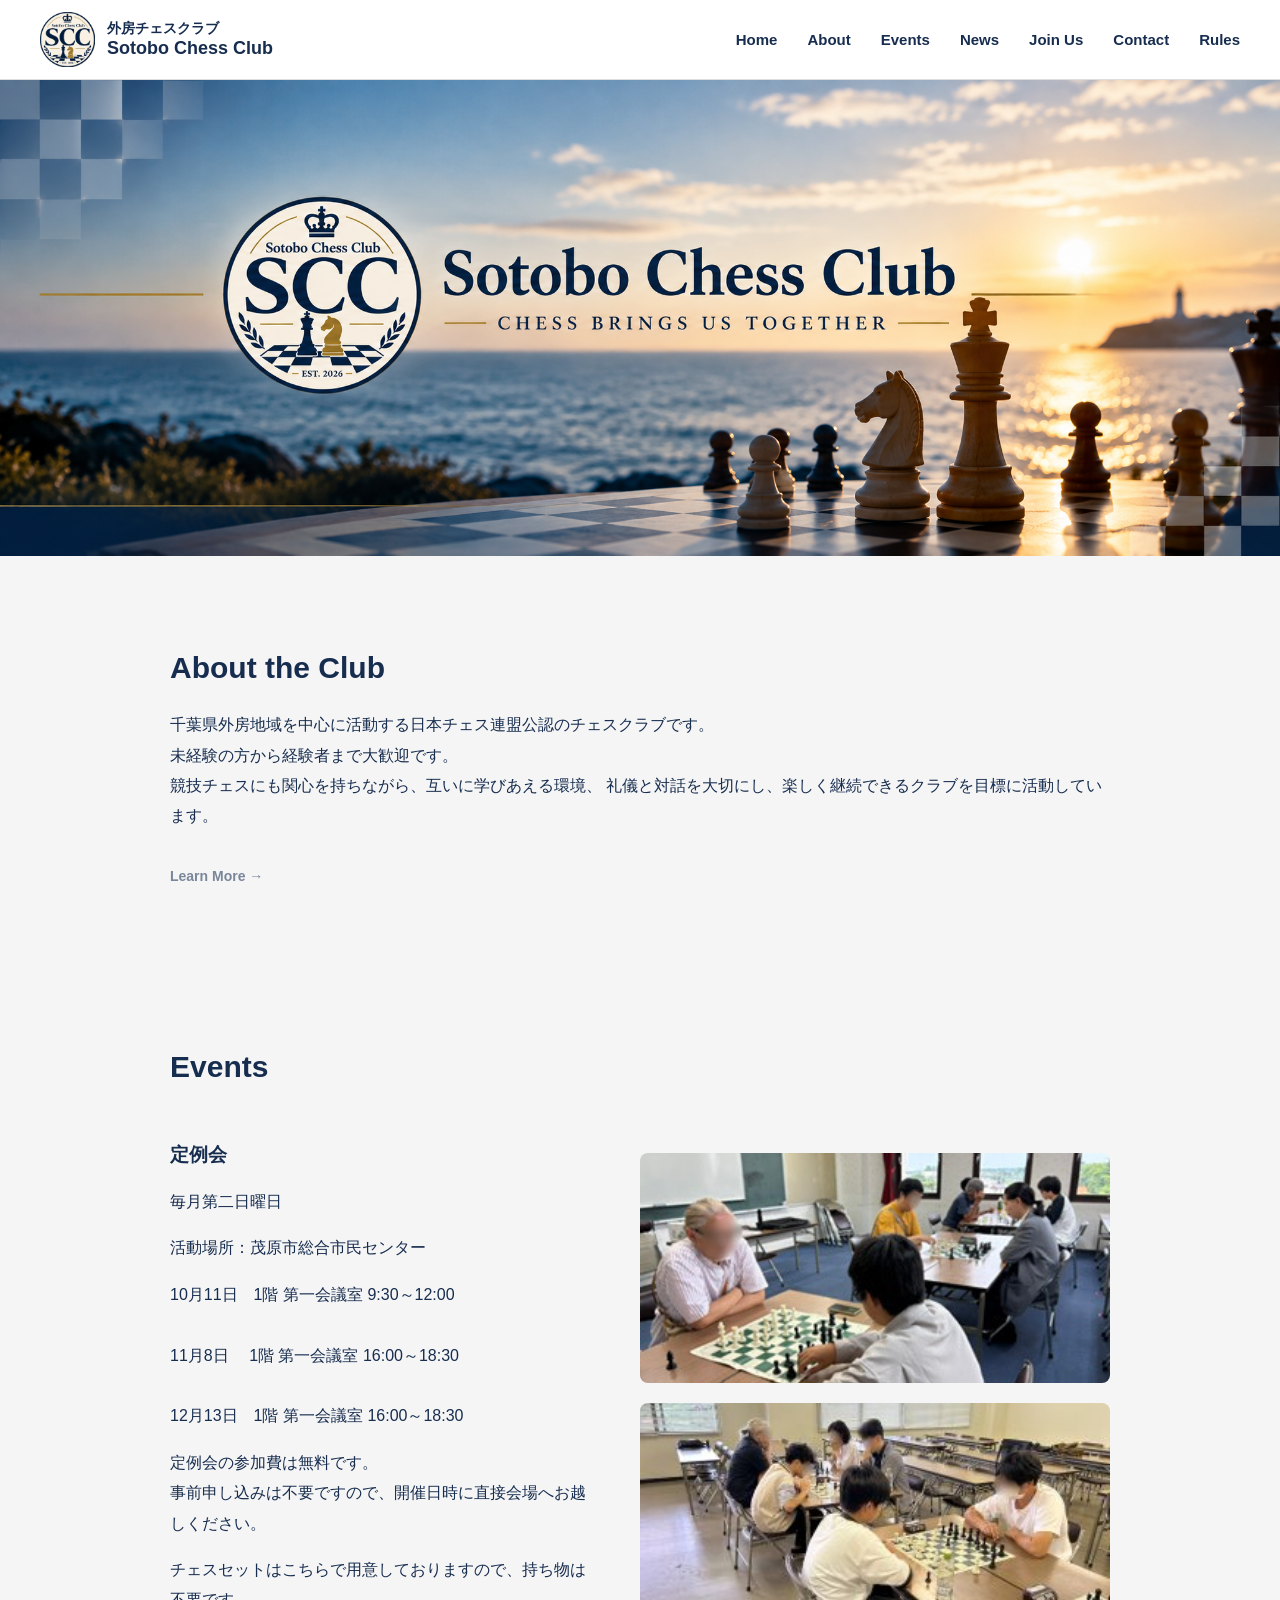
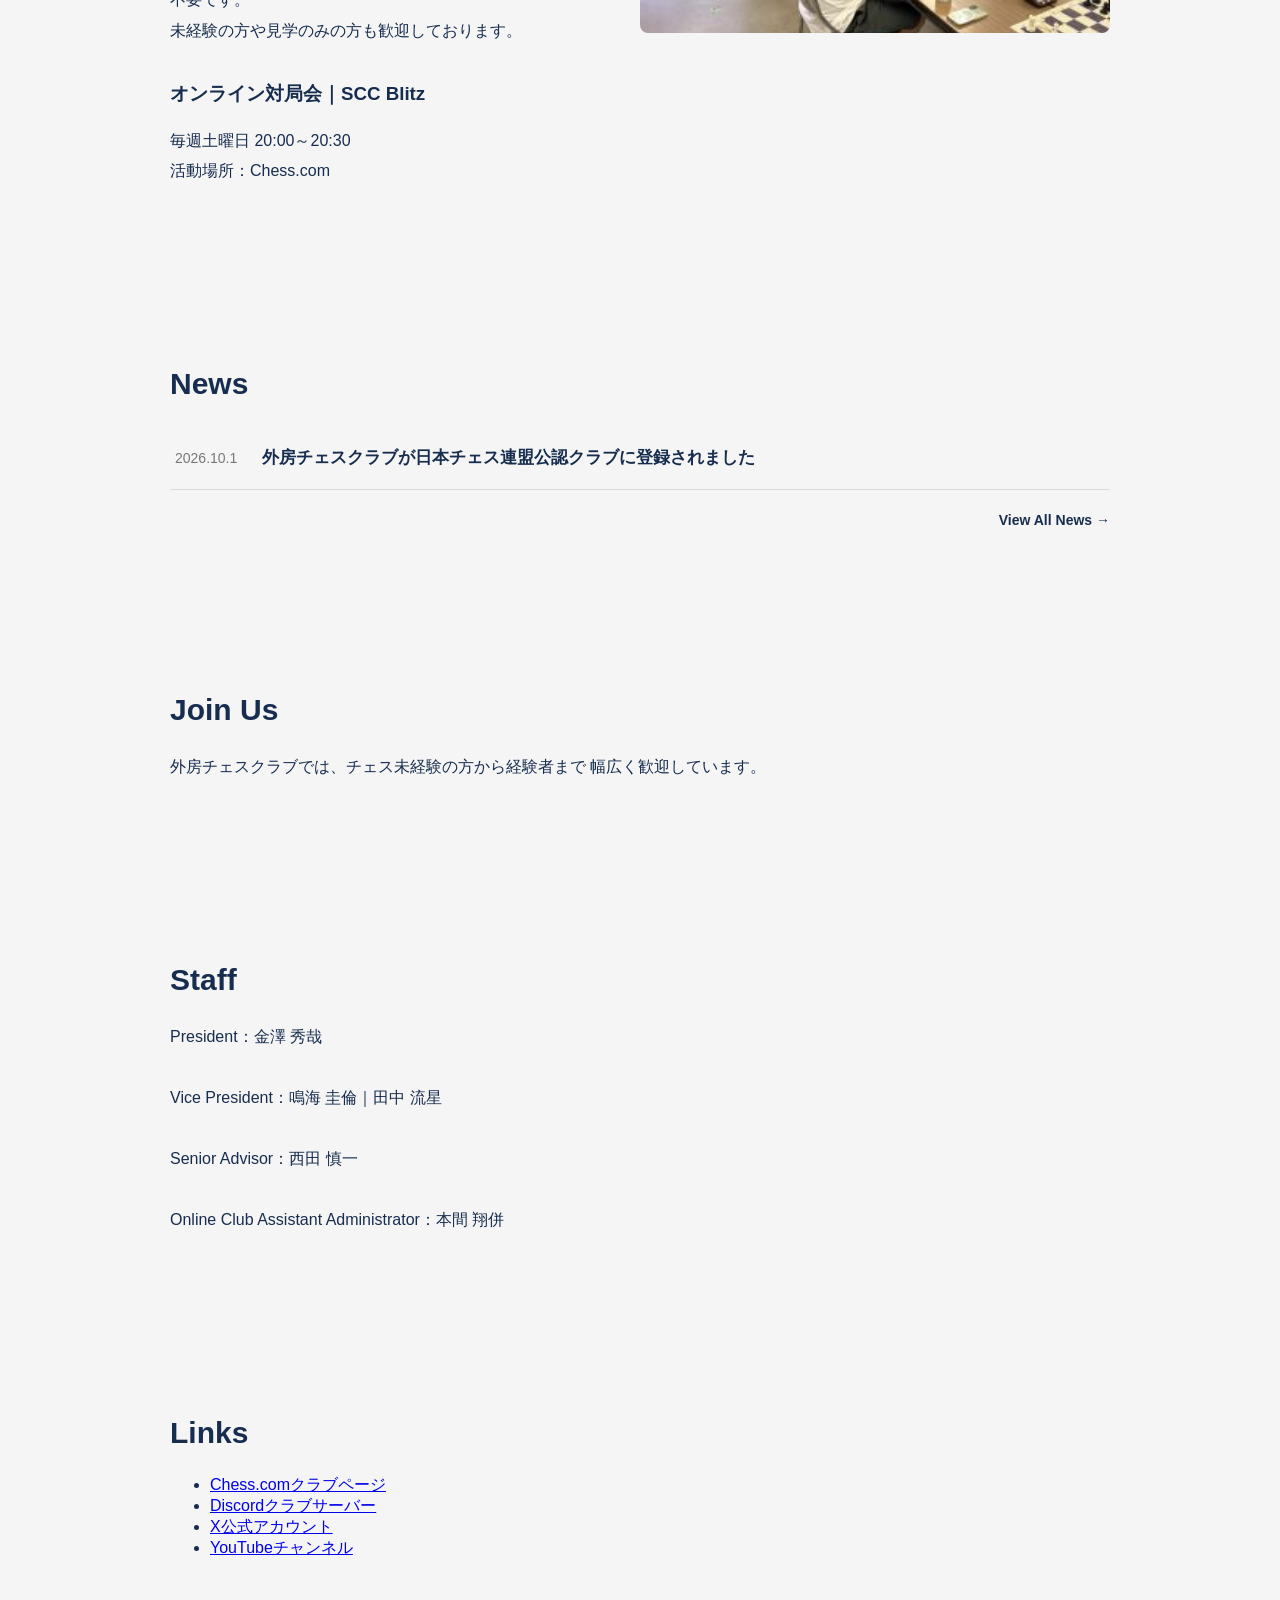
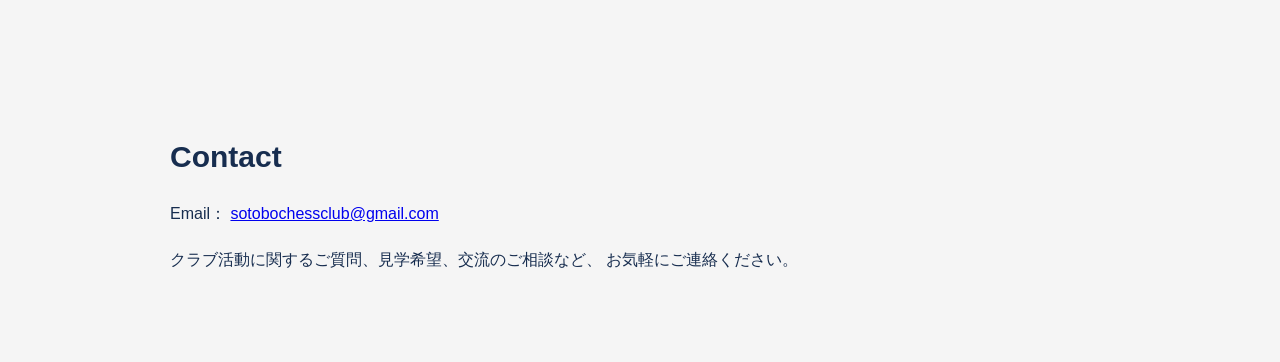
<file: index.html>
<!doctype html>
<html lang="ja">
  <head>
    <meta charset="UTF-8" />
    <meta name="viewport" content="width=device-width, initial-scale=1.0" />

    <title>外房チェスクラブ | Sotobo Chess Club</title>

    <link rel="stylesheet" href="style.css" />
  </head>

  <body>

    
    <header class="site-header">

      <div class="header-inner">

        
        <a href="#home" class="brand">
          <img src="images/Sotobo.png" alt="Sotobo Chess Club ロゴ">
          <div class="brand-name">
            <span class="brand-ja">外房チェスクラブ</span>
            <span class="brand-en">Sotobo Chess Club</span>
          </div>
        </a>

        
        <nav class="navigation">
          <a href="#home">Home</a>
          <a href="about.html">About</a>
          <a href="#events">Events</a>
          <a href="news.html">News</a>
          <a href="#join">Join Us</a>
          <a href="#contact">Contact</a>
          <a href="terms.html">Rules</a>
        </nav>

      </div>

    </header>


    <main>

      <!-- メインビジュアル -->
      <section id="home" class="hero">
        <img
          src="images/外房チェスクラブヘッダー.png"
          alt="Sotobo Chess Club"
        >
      </section>


      <!-- クラブ紹介 -->
      <section id="about">
        <h2>About the Club</h2>

        <p>
          千葉県外房地域を中心に活動する日本チェス連盟公認のチェスクラブです。<br>
          未経験の方から経験者まで大歓迎です。<br>
          競技チェスにも関心を持ちながら、互いに学びあえる環境、
          礼儀と対話を大切にし、楽しく継続できるクラブを目標に活動しています。
        </p>

        <a href="about.html" class="about-link">
         Learn More →
        </a>

      </section>

      <!-- イベント -->
      <section id="events">

  <h2>Events</h2>

  <div class="event-feature">
    
    <div class="event-images">
      <img
        src="images/2f9dbe68-4c59-4b2d-bf94-7360e771e337.jpg"
        alt="外房チェスクラブ定例会の様子"
      >

      <img
        src="images/7692b495-acfa-4bd3-9f0b-6d25c9bee73f.jpg"
        alt="外房チェスクラブ定例会の様子"
      >
    </div>

    <div class="event-info">
      <h3>定例会</h3>

      <p>
        毎月第二日曜日
      </p>

      <p>
        活動場所：茂原市総合市民センター
      </p>

      <p>
        10月11日　1階 第一会議室 9:30～12:00<br><br>
        11月8日 　1階 第一会議室 16:00～18:30<br><br>
        12月13日　1階 第一会議室 16:00～18:30
      </p>

      <p>
        定例会の参加費は無料です。<br>
        事前申し込みは不要ですので、開催日時に直接会場へお越しください。
      </p>

      <p>
        チェスセットはこちらで用意しておりますので、持ち物は不要です。<br>
        未経験の方や見学のみの方も歓迎しております。
      </p>
    </div>

  </div>


  <div class="event-online">

    <h3>オンライン対局会｜SCC Blitz</h3>

    <p>
      毎週土曜日 20:00～20:30<br>
      活動場所：Chess.com
    </p>

  </div>

</section>

   
  <section id="news">
   <h2>News</h2>

    <div class="home-news-list">

     <a class="home-news-item" href="news/official-club-registration.html">
       <span class="home-news-date">2026.10.1</span>

       <span class="home-news-title">
        外房チェスクラブが日本チェス連盟公認クラブに登録されました
       </span>
     </a>

     <a class="news-view-all" href="news.html">
      View All News →
     </a>
    </div>
  </section>

      <section id="join">
        <h2>Join Us</h2>

        <p>
          外房チェスクラブでは、チェス未経験の方から経験者まで
          幅広く歓迎しています。
        </p>
      </section>

      <!-- スタッフ -->
      <section id="staff">
        <h2>Staff</h2>

        <p>
          President：金澤 秀哉<br><br>

          Vice President：鳴海 圭倫｜田中 流星<br><br>

          Senior Advisor：西田 慎一<br><br>

          Online Club Assistant Administrator：本間 翔併
        </p>
      </section>
      
      <section>
        <h2>Links</h2>

        <ul>
          <li>
            <a href="https://www.chess.com/club/sotobo-chess-club" target="_blank">
              Chess.comクラブページ
            </a>
          </li>

          <li>
            <a href="https://discord.gg/WeKxtpkYzr" target="_blank">
              Discordクラブサーバー
            </a>
          </li>

          <li>
            <a href="https://x.com/SotoboChessClub" target="_blank">
              X公式アカウント
            </a>
          </li>

          <li>
            <a href="https://www.youtube.com/@外房チェスクラブ" target="_blank">
              YouTubeチャンネル
            </a>
          </li>
        </ul>
      </section>


      
      <section id="contact">
        <h2>Contact</h2>

        <p>
          Email：
          <a href="mailto:sotobochessclub@gmail.com">
            sotobochessclub@gmail.com
          </a>
        </p>

        <p>
          クラブ活動に関するご質問、見学希望、交流のご相談など、
          お気軽にご連絡ください。
        </p>
      </section>

    </main>

  </body>
</html>
</file>
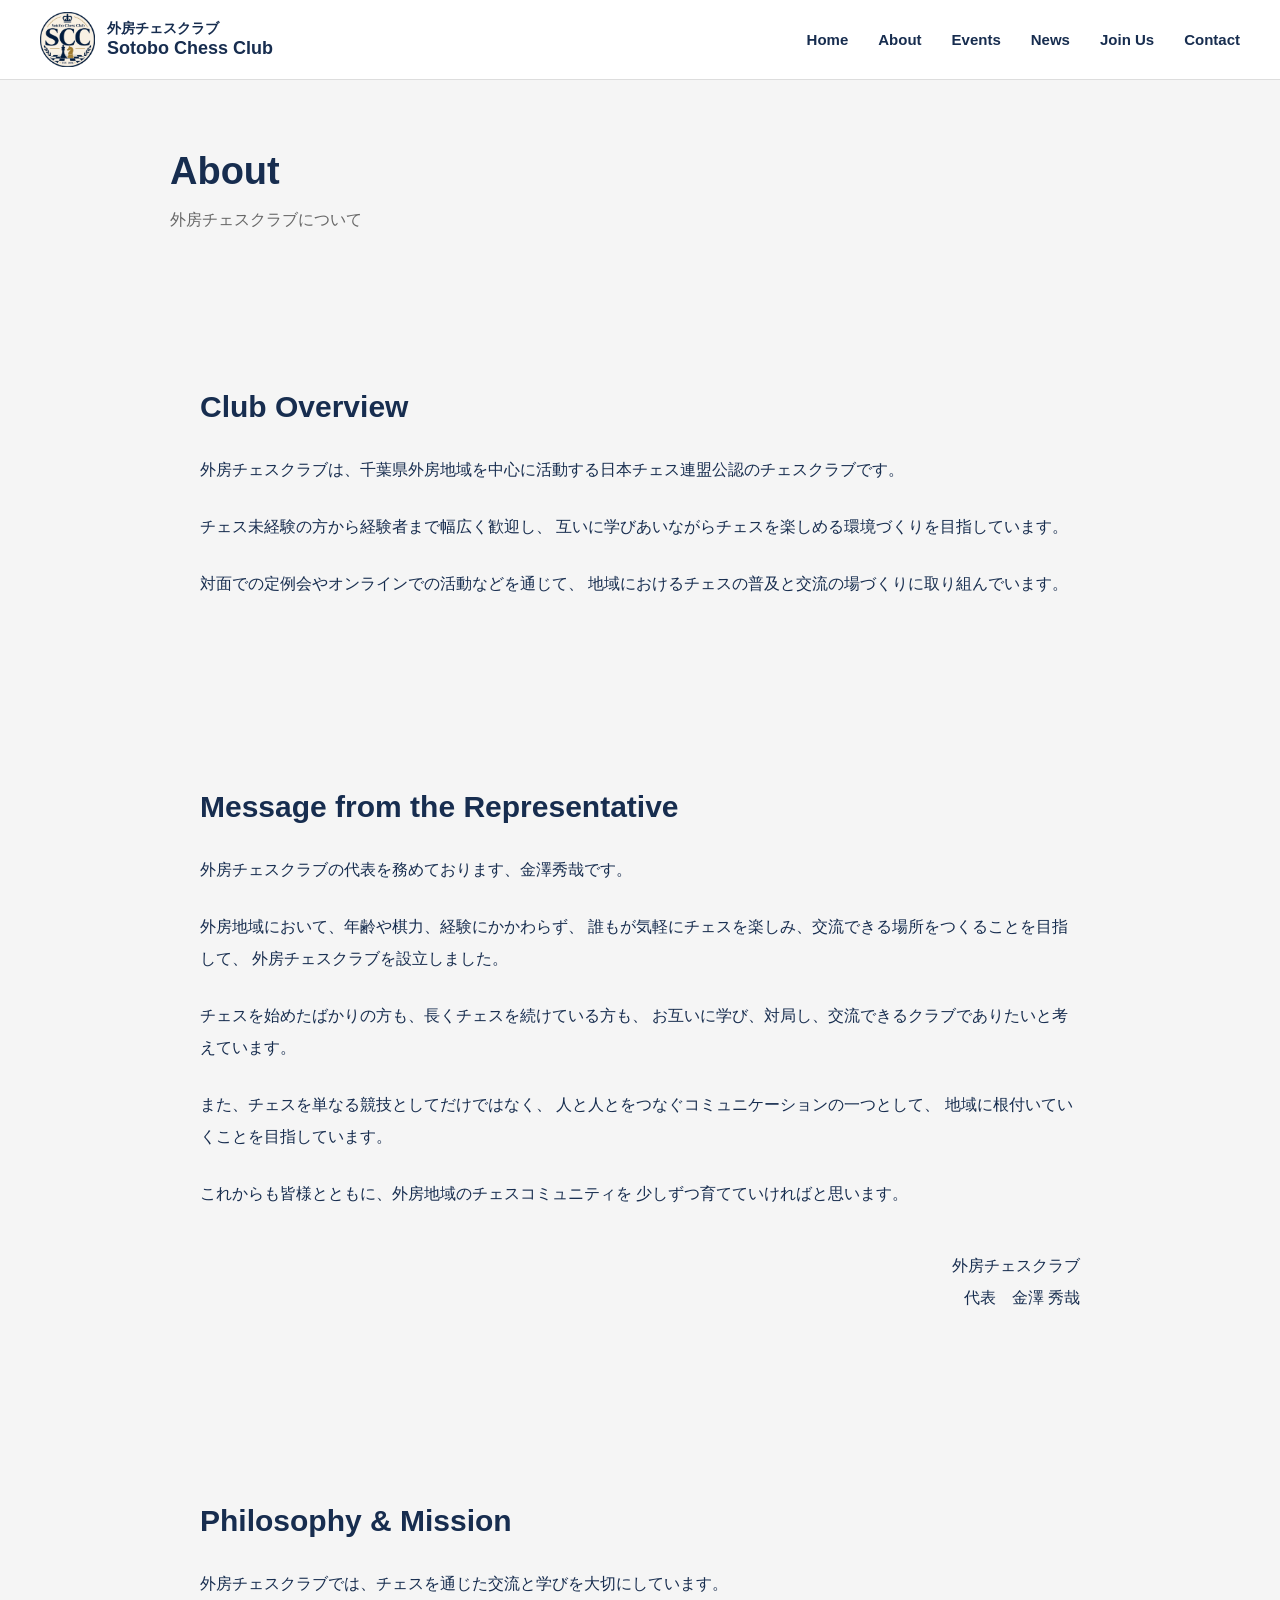
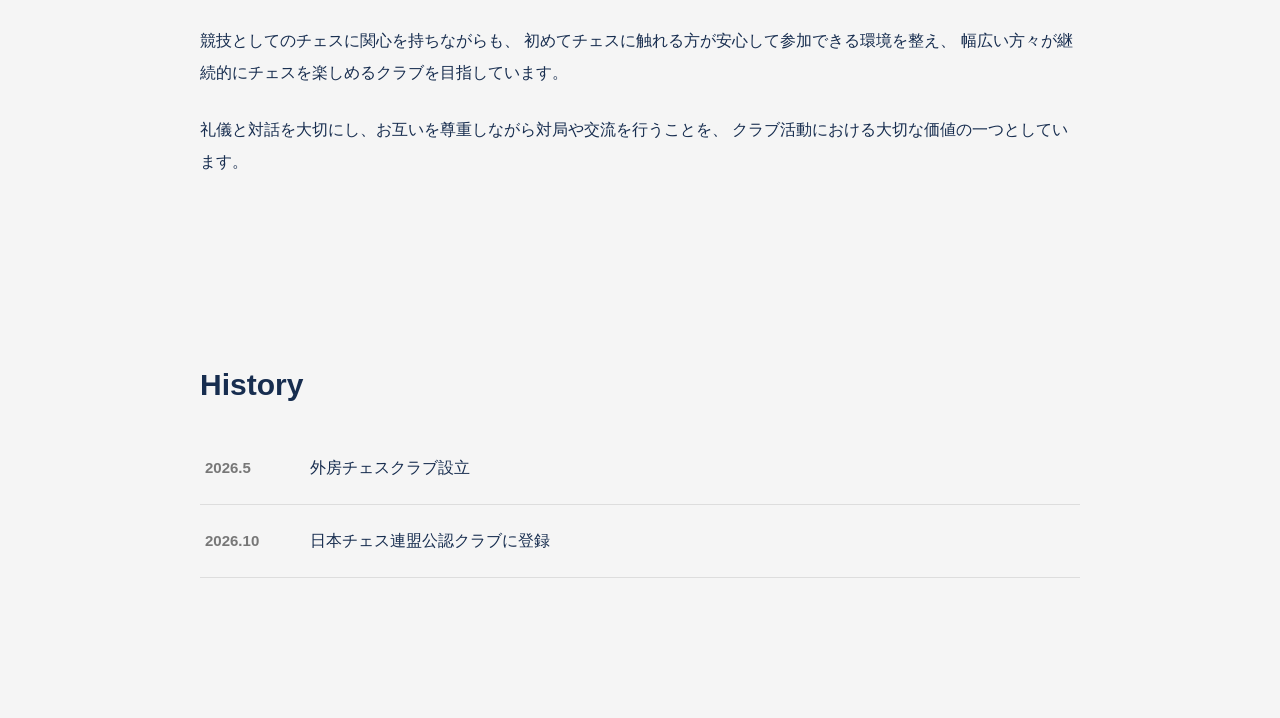
<file: about.html>
<!doctype html>

<html lang="ja"> <head> <meta charset="UTF-8" /> <meta name="viewport" content="width=device-width, initial-scale=1.0" />

<title>About | 外房チェスクラブ</title>

<link rel="stylesheet" href="style.css" />

</head>

<body>

<!-- ヘッダー -->
<header class="site-header">

  <div class="header-inner">

    <a href="index.html" class="brand">
      <img src="images/Sotobo.png" alt="Sotobo Chess Club ロゴ">
      <div class="brand-name">
        <span class="brand-ja">外房チェスクラブ</span>
        <span class="brand-en">Sotobo Chess Club</span>
      </div>
    </a>

    <nav class="navigation">
      <a href="index.html">Home</a>
      <a href="about.html">About</a>
      <a href="index.html#events">Events</a>
      <a href="news.html">News</a>
      <a href="index.html#join">Join Us</a>
      <a href="index.html#contact">Contact</a>
    </nav>

  </div>

</header>


<main>

  <!-- ページタイトル -->
  <section class="about-page">

    <div class="about-header">
      <h1>About</h1>
      <p>外房チェスクラブについて</p>
    </div>


    <!-- クラブ概要 -->
    <section class="about-section">

      <h2>Club Overview</h2>

      <p>
        外房チェスクラブは、千葉県外房地域を中心に活動する日本チェス連盟公認のチェスクラブです。
      </p>

      <p>
        チェス未経験の方から経験者まで幅広く歓迎し、
        互いに学びあいながらチェスを楽しめる環境づくりを目指しています。
      </p>

      <p>
        対面での定例会やオンラインでの活動などを通じて、
        地域におけるチェスの普及と交流の場づくりに取り組んでいます。
      </p>

    </section>


    <!-- 代表挨拶 -->
    <section class="about-section">

      <h2>Message from the Representative</h2>

      <p>
        外房チェスクラブの代表を務めております、金澤秀哉です。
      </p>

      <p>
        外房地域において、年齢や棋力、経験にかかわらず、
        誰もが気軽にチェスを楽しみ、交流できる場所をつくることを目指して、
        外房チェスクラブを設立しました。
      </p>

      <p>
        チェスを始めたばかりの方も、長くチェスを続けている方も、
        お互いに学び、対局し、交流できるクラブでありたいと考えています。
      </p>

      <p>
        また、チェスを単なる競技としてだけではなく、
        人と人とをつなぐコミュニケーションの一つとして、
        地域に根付いていくことを目指しています。
      </p>

      <p>
        これからも皆様とともに、外房地域のチェスコミュニティを
        少しずつ育てていければと思います。
      </p>

      <p class="representative-name">
        外房チェスクラブ<br>
        代表　金澤 秀哉
      </p>

    </section>


    <!-- 理念・目的 -->
    <section class="about-section">

      <h2>Philosophy &amp; Mission</h2>

      <p>
        外房チェスクラブでは、チェスを通じた交流と学びを大切にしています。
      </p>

      <p>
        競技としてのチェスに関心を持ちながらも、
        初めてチェスに触れる方が安心して参加できる環境を整え、
        幅広い方々が継続的にチェスを楽しめるクラブを目指しています。
      </p>

      <p>
        礼儀と対話を大切にし、お互いを尊重しながら対局や交流を行うことを、
        クラブ活動における大切な価値の一つとしています。
      </p>

    </section>


    <!-- 沿革 -->
    <section class="about-section">

      <h2>History</h2>

      <div class="history-item">
        <span class="history-year">2026.5</span>
        <p>外房チェスクラブ設立</p>
      </div>

      <div class="history-item">
        <span class="history-year">2026.10</span>
        <p>日本チェス連盟公認クラブに登録</p>
      </div>

    </section>

  </section>

</main>

</body> </html>
</file>
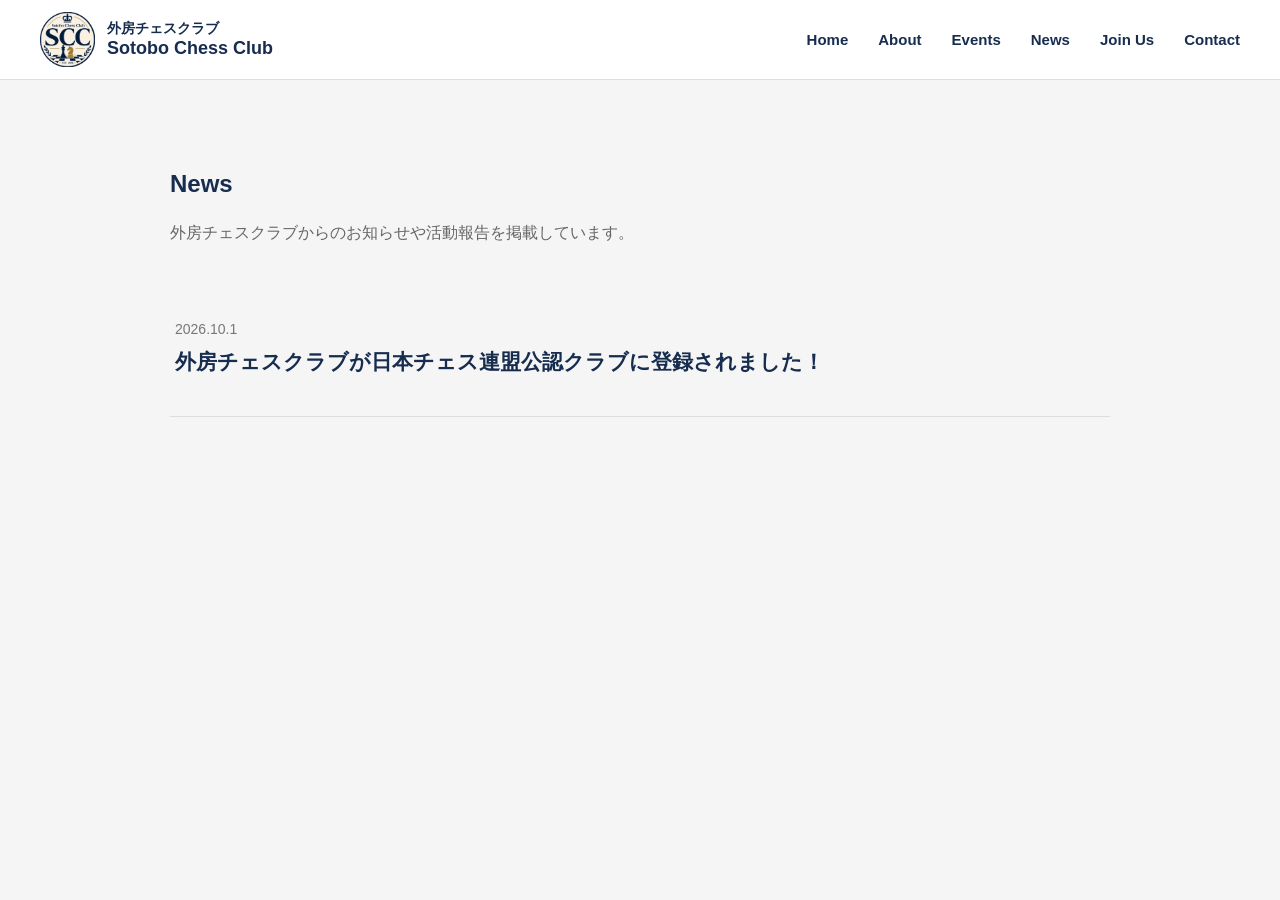
<file: news.html>
<!doctype html>
<html lang="ja">

 <head>

    <meta charset="UTF-8">

    <meta name="viewport"
          content="width=device-width, initial-scale=1.0">

    <title>News | 外房チェスクラブ</title>

    <link rel="stylesheet" href="style.css">

 </head>


 <body>


 <header class="site-header">

    <div class="header-inner">


        <a href="index.html#home" class="brand">

            <img
                src="images/Sotobo.png"
                alt="Sotobo Chess Club ロゴ"
            >

            <div class="brand-name">

                <span class="brand-ja">
                    外房チェスクラブ
                </span>

                <span class="brand-en">
                    Sotobo Chess Club
                </span>

            </div>

        </a>


        <nav class="navigation">

            <a href="index.html#home">
                Home
            </a>

            <a href="index.html#about">
                About
            </a>

            <a href="index.html#events">
                Events
            </a>

            <a href="news.html">
                News
            </a>

            <a href="index.html#join">
                Join Us
            </a>

            <a href="index.html#contact">
                Contact
            </a>

        </nav>


    </div>

 </header>



 <main>


    <section class="news-page">


        <div class="news-page-header">

            <h1>News</h1>

            <p>
                外房チェスクラブからのお知らせや活動報告を掲載しています。
            </p>

        </div>



        <div class="news-list">


            <article class="news-item">

                <a href="news/official-club-registration.html">

                    <span class="news-item-date">
                        2026.10.1
                    </span>


                    <h2 class="news-item-title">

                        外房チェスクラブが日本チェス連盟公認クラブに登録されました！

                    </h2>


                    <p class="news-item-summary">


                    </p>

                </a>

            </article>


        </div>


    </section>


 </main>


 </body>

</html>
</file>
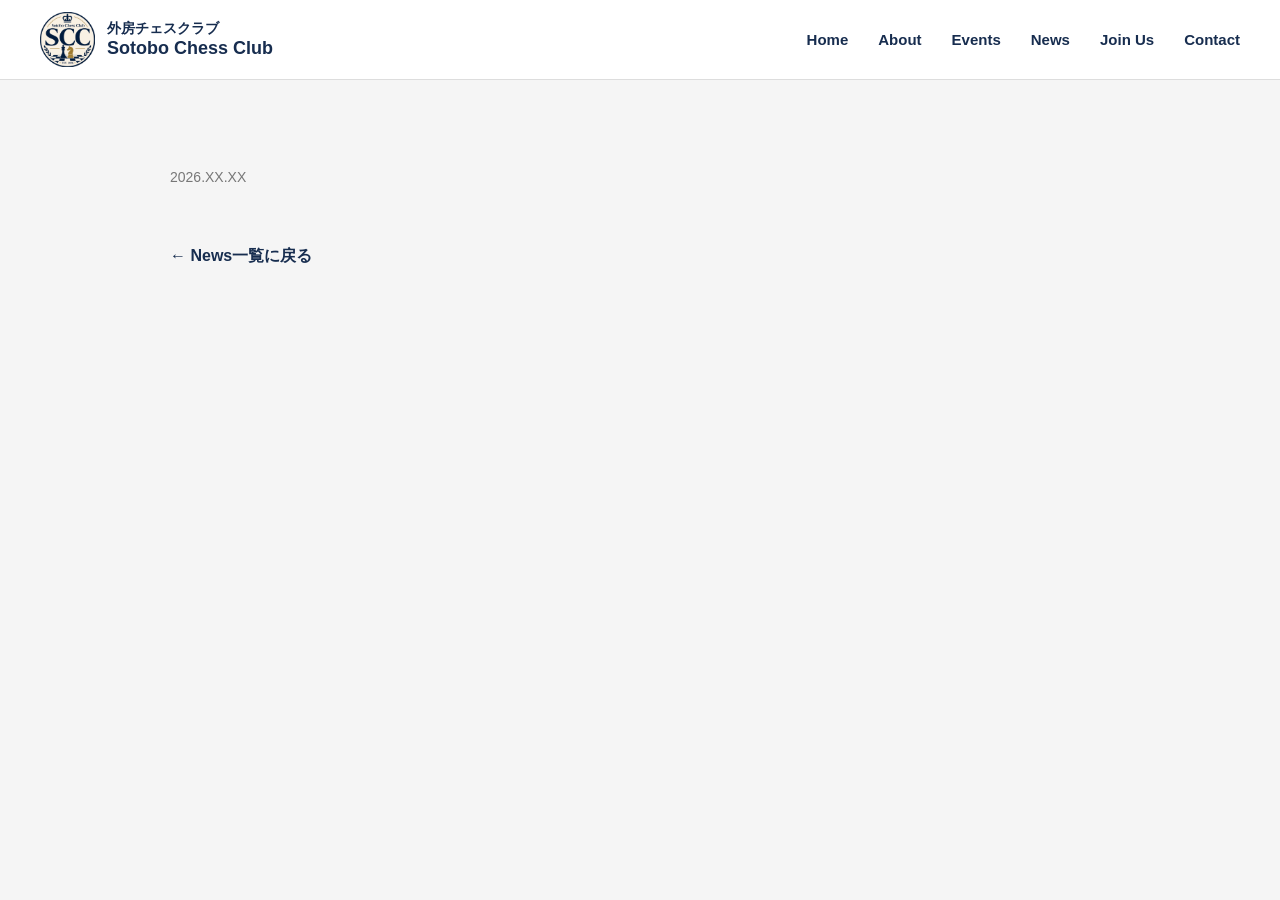
<file: official-club-registration.html>
<!doctype html>
<html lang="ja">

 <head>

    <meta charset="UTF-8">

    <meta name="viewport"
          content="width=device-width, initial-scale=1.0">

    <title>
        日本チェス連盟公認クラブに登録されました |
        外房チェスクラブ
    </title>

    <link rel="stylesheet" href="../style.css">

 </head>


 <body>


 <header class="site-header">

    <div class="header-inner">


        <a href="../index.html#home" class="brand">

            <img
                src="../images/Sotobo.png"
                alt="Sotobo Chess Club ロゴ"
            >

            <div class="brand-name">

                <span class="brand-ja">
                    外房チェスクラブ
                </span>

                <span class="brand-en">
                    Sotobo Chess Club
                </span>

            </div>

        </a>



        <nav class="navigation">

            <a href="../index.html#home">
                Home
            </a>

            <a href="../index.html#about">
                About
            </a>

            <a href="../index.html#events">
                Events
            </a>

            <a href="../news.html">
                News
            </a>

            <a href="../index.html#join">
                Join Us
            </a>

            <a href="../index.html#contact">
                Contact
            </a>

        </nav>


    </div>

 </header>



 <main>


    <section class="news-article">


        <div class="article-header">


            <p class="article-date">
                2026.XX.XX
            </p>


            <h1>
                
            </h1>


        </div>



        <article class="article-content">


            <p>
                
            </p>


            <p>
                
            </p>


            <p>
                
            </p>


            <p>
                
            </p>


        </article>



        <div class="article-back">

            <a href="../news.html">
                ← News一覧に戻る
            </a>

        </div>


    </section>


 </main>


 </body>

</html>
</file>
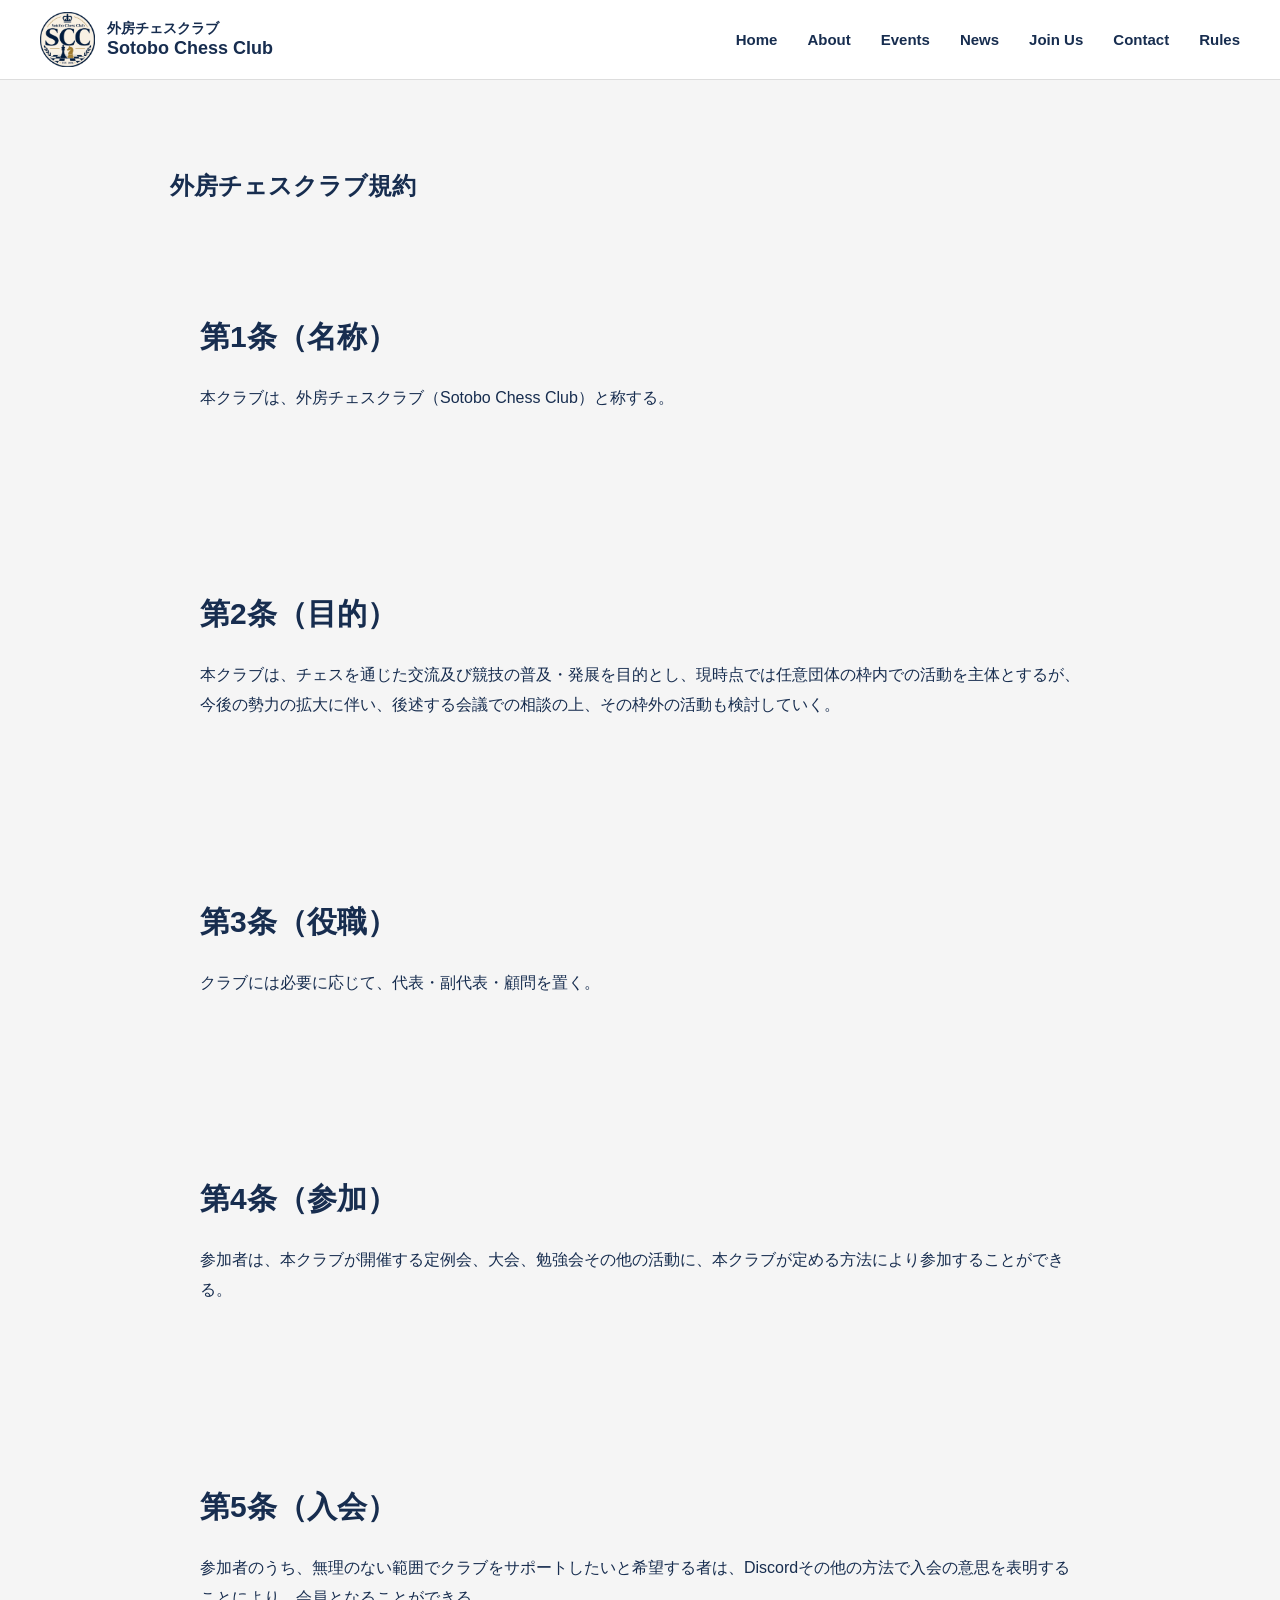
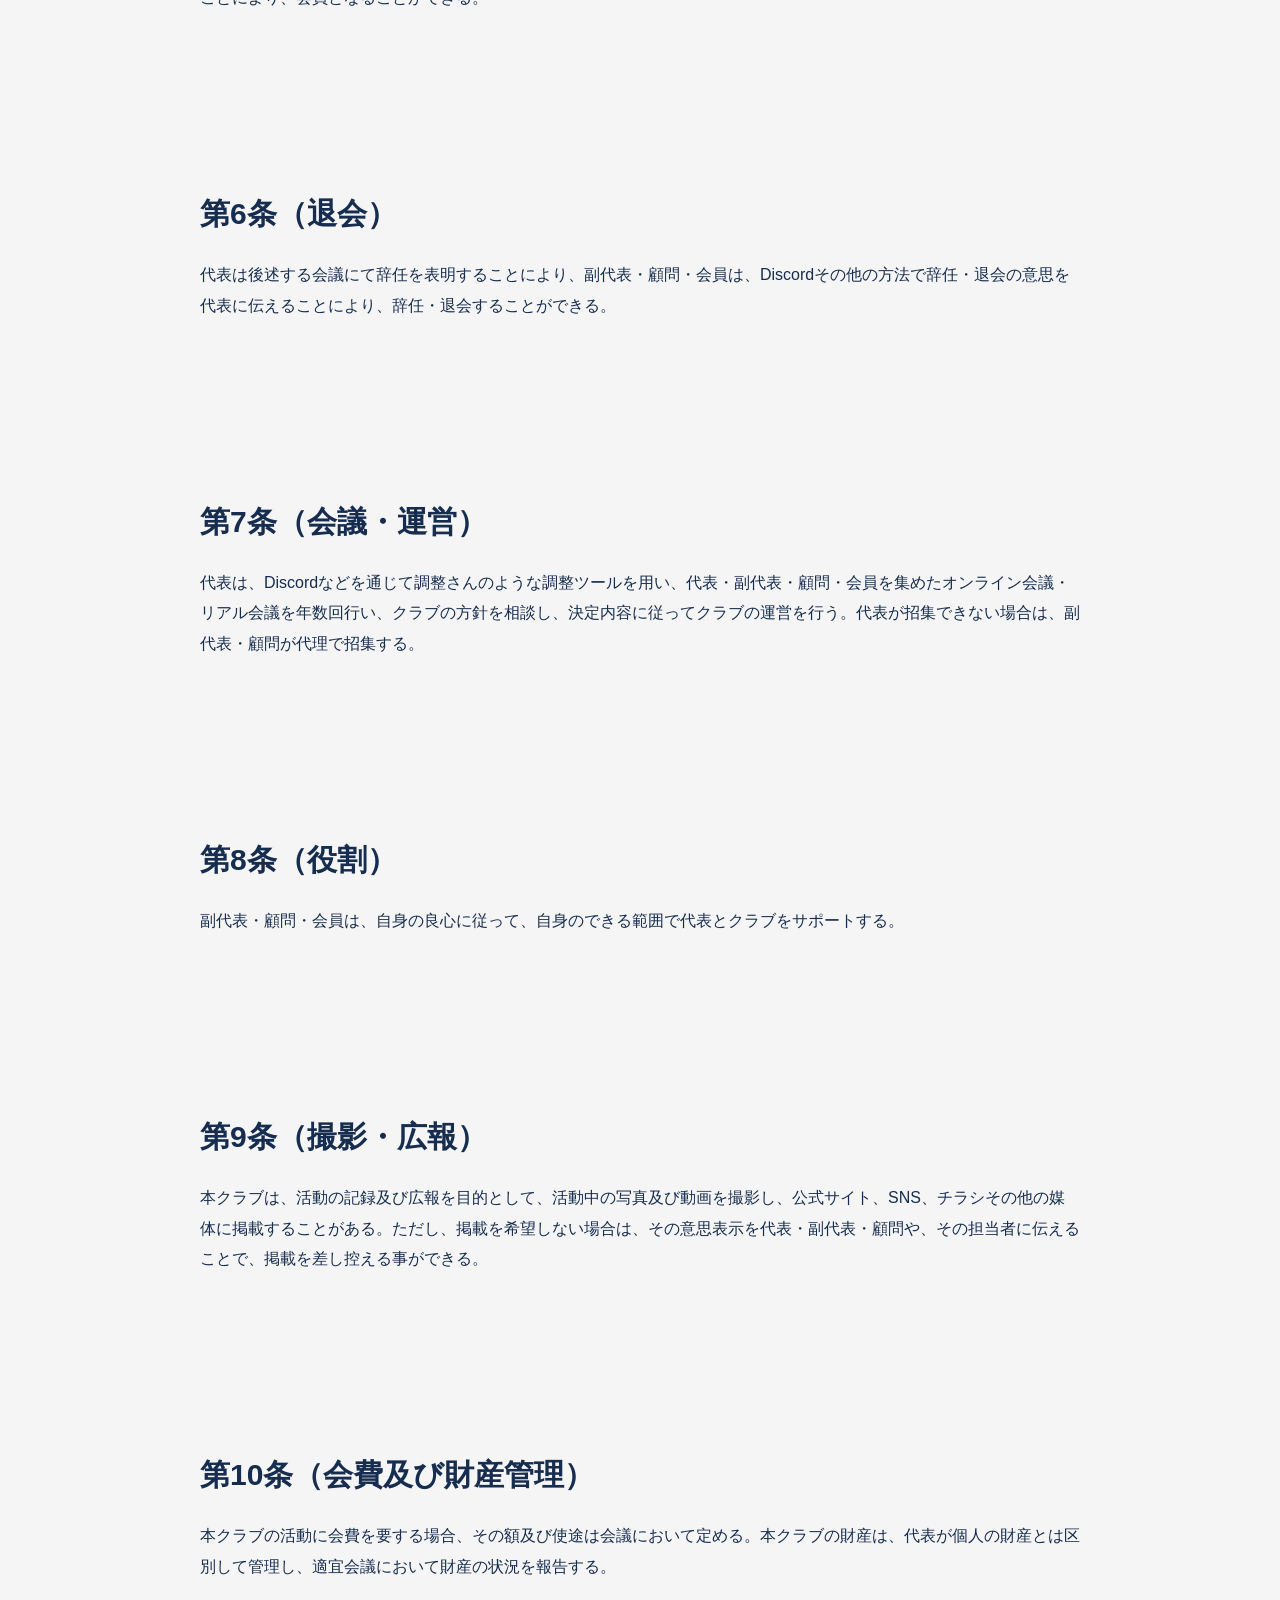
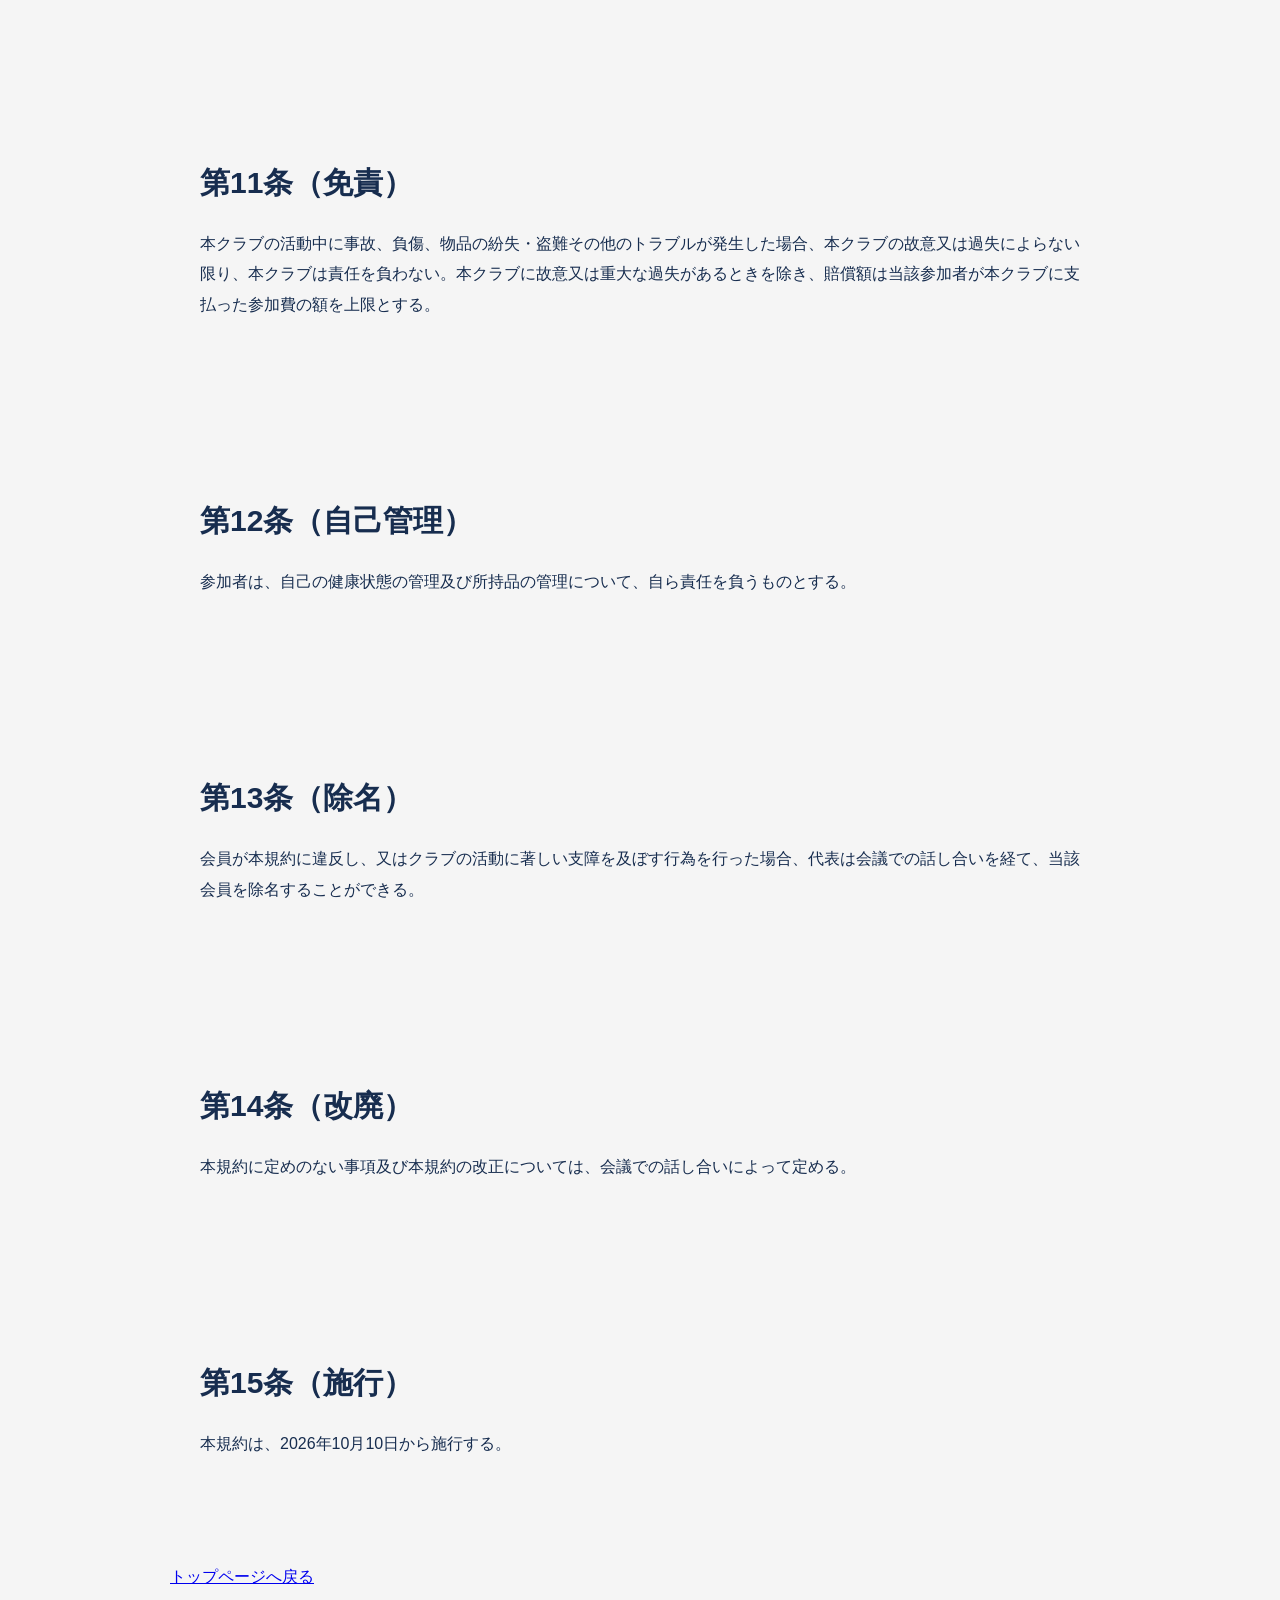
<file: terms.html>
<!doctype html>
<html lang="ja">
  <head>
    <meta charset="UTF-8" />
    <meta name="viewport" content="width=device-width, initial-scale=1.0" />
    <title>クラブ規約 | 外房チェスクラブ</title>
    <link rel="stylesheet" href="style.css" />
  </head>
  <body>
    <header class="site-header">
      <div class="header-inner">
        <a href="index.html#home" class="brand">
          <img src="images/Sotobo.png" alt="Sotobo Chess Club ロゴ">
          <div class="brand-name">
            <span class="brand-ja">外房チェスクラブ</span>
            <span class="brand-en">Sotobo Chess Club</span>
          </div>
        </a>
        <nav class="navigation">
          <a href="index.html#home">Home</a>
          <a href="index.html#about">About</a>
          <a href="index.html#events">Events</a>
          <a href="news.html">News</a>
          <a href="index.html#join">Join Us</a>
          <a href="index.html#contact">Contact</a>
          <a href="terms.html">Rules</a>
        </nav>
      </div>
    </header>
    <main>
      <section class="rules-page">
        <header class="rules-header">
          <h1>外房チェスクラブ規約</h1>
        </header>
        <div class="rules-list">
          <section class="rule-article"><h2>第1条（名称）</h2><p>本クラブは、外房チェスクラブ（Sotobo Chess Club）と称する。</p></section>
          <section class="rule-article"><h2>第2条（目的）</h2><p>本クラブは、チェスを通じた交流及び競技の普及・発展を目的とし、現時点では任意団体の枠内での活動を主体とするが、今後の勢力の拡大に伴い、後述する会議での相談の上、その枠外の活動も検討していく。</p></section>
          <section class="rule-article"><h2>第3条（役職）</h2><p>クラブには必要に応じて、代表・副代表・顧問を置く。</p></section>
          <section class="rule-article"><h2>第4条（参加）</h2><p>参加者は、本クラブが開催する定例会、大会、勉強会その他の活動に、本クラブが定める方法により参加することができる。</p></section>
          <section class="rule-article"><h2>第5条（入会）</h2><p>参加者のうち、無理のない範囲でクラブをサポートしたいと希望する者は、Discordその他の方法で入会の意思を表明することにより、会員となることができる。</p></section>
          <section class="rule-article"><h2>第6条（退会）</h2><p>代表は後述する会議にて辞任を表明することにより、副代表・顧問・会員は、Discordその他の方法で辞任・退会の意思を代表に伝えることにより、辞任・退会することができる。</p></section>
          <section class="rule-article"><h2>第7条（会議・運営）</h2><p>代表は、Discordなどを通じて調整さんのような調整ツールを用い、代表・副代表・顧問・会員を集めたオンライン会議・リアル会議を年数回行い、クラブの方針を相談し、決定内容に従ってクラブの運営を行う。代表が招集できない場合は、副代表・顧問が代理で招集する。</p></section>
          <section class="rule-article"><h2>第8条（役割）</h2><p>副代表・顧問・会員は、自身の良心に従って、自身のできる範囲で代表とクラブをサポートする。</p></section>
          <section class="rule-article"><h2>第9条（撮影・広報）</h2><p>本クラブは、活動の記録及び広報を目的として、活動中の写真及び動画を撮影し、公式サイト、SNS、チラシその他の媒体に掲載することがある。ただし、掲載を希望しない場合は、その意思表示を代表・副代表・顧問や、その担当者に伝えることで、掲載を差し控える事ができる。</p></section>
          <section class="rule-article"><h2>第10条（会費及び財産管理）</h2><p>本クラブの活動に会費を要する場合、その額及び使途は会議において定める。本クラブの財産は、代表が個人の財産とは区別して管理し、適宜会議において財産の状況を報告する。</p></section>
          <section class="rule-article"><h2>第11条（免責）</h2><p>本クラブの活動中に事故、負傷、物品の紛失・盗難その他のトラブルが発生した場合、本クラブの故意又は過失によらない限り、本クラブは責任を負わない。本クラブに故意又は重大な過失があるときを除き、賠償額は当該参加者が本クラブに支払った参加費の額を上限とする。</p></section>
          <section class="rule-article"><h2>第12条（自己管理）</h2><p>参加者は、自己の健康状態の管理及び所持品の管理について、自ら責任を負うものとする。</p></section>
          <section class="rule-article"><h2>第13条（除名）</h2><p>会員が本規約に違反し、又はクラブの活動に著しい支障を及ぼす行為を行った場合、代表は会議での話し合いを経て、当該会員を除名することができる。</p></section>
          <section class="rule-article"><h2>第14条（改廃）</h2><p>本規約に定めのない事項及び本規約の改正については、会議での話し合いによって定める。</p></section>
          <section class="rule-article"><h2>第15条（施行）</h2><p>本規約は、2026年10月10日から施行する。</p></section>
        </div>
        <p class="rules-back"><a href="index.html#home">トップページへ戻る</a></p>
      </section>
    </main>
  </body>
</html>
</file>
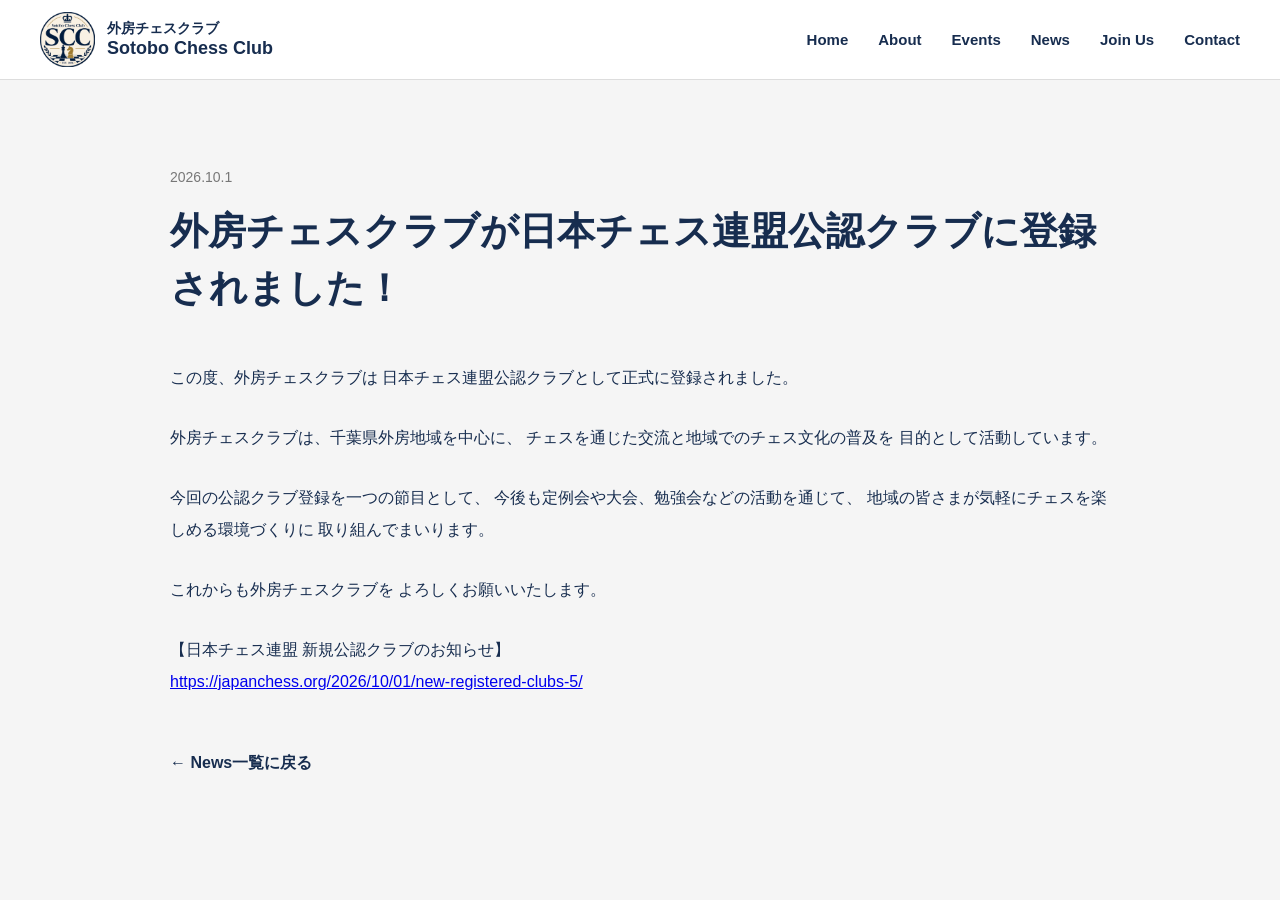
<file: news/official-club-registration.html>
<!doctype html>
<html lang="ja">

 <head>

    <meta charset="UTF-8">

    <meta name="viewport"
          content="width=device-width, initial-scale=1.0">

    <title>
        日本チェス連盟公認クラブに登録されました！
        外房チェスクラブ
    </title>

    <link rel="stylesheet" href="../style.css">

 </head>


 <body>


 <header class="site-header">

    <div class="header-inner">


        <a href="../index.html#home" class="brand">

            <img
                src="../images/Sotobo.png"
                alt="Sotobo Chess Club ロゴ"
            >

            <div class="brand-name">

                <span class="brand-ja">
                    外房チェスクラブ
                </span>

                <span class="brand-en">
                    Sotobo Chess Club
                </span>

            </div>

        </a>



        <nav class="navigation">

            <a href="../index.html#home">
                Home
            </a>

            <a href="../index.html#about">
                About
            </a>

            <a href="../index.html#events">
                Events
            </a>

            <a href="../news.html">
                News
            </a>

            <a href="../index.html#join">
                Join Us
            </a>

            <a href="../index.html#contact">
                Contact
            </a>

        </nav>


    </div>

 </header>



 <main>


    <section class="news-article">


        <div class="article-header">


            <p class="article-date">
                2026.10.1
            </p>


            <h1>
                外房チェスクラブが日本チェス連盟公認クラブに登録されました！
            </h1>


        </div>



        <article class="article-content">


            <p>
                この度、外房チェスクラブは
                日本チェス連盟公認クラブとして正式に登録されました。
            </p>


            <p>
                外房チェスクラブは、千葉県外房地域を中心に、
                チェスを通じた交流と地域でのチェス文化の普及を
                目的として活動しています。
            </p>


            <p>
                今回の公認クラブ登録を一つの節目として、
                今後も定例会や大会、勉強会などの活動を通じて、
                地域の皆さまが気軽にチェスを楽しめる環境づくりに
                取り組んでまいります。
            </p>


            <p>
                これからも外房チェスクラブを
                よろしくお願いいたします。
            </p>

            <p>
                【日本チェス連盟 新規公認クラブのお知らせ】<br>
                <a href="https://japanchess.org/2026/10/01/new-registered-clubs-5/" target="_blank">
                https://japanchess.org/2026/10/01/new-registered-clubs-5/
                </a>
            </p>


        </article>



        <div class="article-back">

            <a href="../news.html">
                ← News一覧に戻る
            </a>

        </div>


    </section>


 </main>


 </body>

</html>
</file>
<file: style.css>
* {
    box-sizing: border-box;
}

html {
    scroll-behavior: smooth;
}

body {
    margin: 0;
    background-color: #f5f5f5;
    color: #172d4f;
    font-family: Arial, "Noto Sans JP", sans-serif;
}

.site-header {
    width: 100%;
    background-color: #ffffff;
    border-bottom: 1px solid #dddddd;
}

.header-inner {
    max-width: 1400px;
    margin: 0 auto;
    padding: 12px 40px;

    display: flex;
    align-items: center;
    justify-content: space-between;
}

.brand {
    display: flex;
    align-items: center;
    gap: 12px;

    text-decoration: none;
    color: #172d4f;
}

.brand img {
    width: 55px;
    height: 55px;
    object-fit: contain;
}

.brand-name {
    display: flex;
    flex-direction: column;
}

.brand-ja {
    font-size: 14px;
    font-weight: 600;
}

.brand-en {
    font-size: 18px;
    font-weight: 700;
}

.navigation {
    display: flex;
    align-items: center;
    gap: 30px;
}

.navigation a {
    color: #172d4f;
    text-decoration: none;

    font-size: 15px;
    font-weight: 600;

    transition: opacity 0.2s ease;
}

.navigation a:hover {
    opacity: 0.55;
}

.hero {
    width: 100%;
    overflow: hidden;
}

.hero img {
    display: block;
    width: 100%;
    height: auto;
}

main section:not(.hero) {
    max-width: 1000px;
    margin: 0 auto;
    padding: 70px 30px;
}

h2 {
    margin-bottom: 25px;

    font-size: 30px;
    color: #172d4f;
}

p {
    line-height: 1.9;
}

.event-feature {
    display: flex;
    align-items: center;
    gap: 50px;
    margin-top: 40px;
    flex-direction: row-reverse;
}

.event-info {
    flex: 1;
}

.event-images {
    width: 50%;
    max-width: 600px;

    display: flex;
    flex-direction: column;
    gap: 20px;
}

.event-images img {
    width: 100%;
    height: 230px;
    object-fit: cover;
    border-radius: 8px;
}

.home-news-list {
    display: flex;
    flex-direction: column;
    margin-top: 10px;
}

.home-news-item {
    display: flex;
    align-items: baseline;
    gap: 25px;
    padding: 20px 5px;
    border-bottom: 1px solid #dddddd;

    color: #172d4f;
    text-decoration: none;

    transition: opacity 0.2s ease;
}

.home-news-item:hover {
    opacity: 0.55;
}

.home-news-date {
    flex: 0 0 auto;

    font-size: 14px;
    color: #777777;
}

.home-news-title {
    font-size: 17px;
    font-weight: 600;
}

.news-view-all {
    display: inline-block;
    align-self: flex-end;

    margin-top: 22px;

    color: #172d4f;
    text-decoration: none;

    font-size: 14px;
    font-weight: 600;

    transition: opacity 0.2s ease;
}

.news-view-all:hover {
    opacity: 0.55;
}

.news-page {
    max-width: 1000px;
    margin: 0 auto;
    padding: 70px 30px;
}

.news-page-header {
    margin-bottom: 45px;
}

.news-page-header p {
    color: #666666;
}

.news-list {
    display: flex;
    flex-direction: column;
}

.news-item {
    border-bottom: 1px solid #dddddd;
}

.news-item a {
    display: block;

    padding: 28px 5px;

    color: #172d4f;
    text-decoration: none;

    transition: opacity 0.2s ease;
}

.news-item a:hover {
    opacity: 0.55;
}

.news-item-date {
    display: block;

    margin-bottom: 9px;

    font-size: 14px;
    color: #777777;
}

.news-item-title {
    margin: 0 0 10px;

    font-size: 21px;
    line-height: 1.5;
}

.news-item-summary {
    margin: 0;

    color: #666666;
    line-height: 1.8;
}

.news-article {
    max-width: 850px;
    margin: 0 auto;
    padding: 70px 30px;
}

.article-header {
    margin-bottom: 40px;
}

.article-date {
    margin-bottom: 12px;

    font-size: 14px;
    color: #777777;
}

.article-header h1 {
    margin: 0;

    font-size: 38px;
    line-height: 1.5;
}

.article-content {
    margin-top: 45px;
}

.article-content p {
    margin-bottom: 28px;

    line-height: 2;
}

.article-back {
    margin-top: 55px;
}

.article-back a {
    color: #172d4f;
    text-decoration: none;
    font-weight: 600;
}

.article-back a:hover {
    opacity: 0.55;
}

.about-page {
max-width: 1000px;
margin: 0 auto;
padding: 70px 30px;
}

.about-header {
margin-bottom: 60px;
}

.about-header h1 {
margin: 0 0 12px;
font-size: 38px;
color: #172d4f;
}

.about-header p {
margin: 0;
color: #666666;
}

.about-section {
margin-bottom: 70px;
}

.about-section h2 {
margin-bottom: 30px;
}

.about-section p {
margin-bottom: 25px;
line-height: 2;
}

.representative-name {
margin-top: 40px;
text-align: right;
color: #172d4f;
}

.history-item {
display: flex;
align-items: baseline;
gap: 35px;
padding: 20px 5px;
border-bottom: 1px solid #dddddd;
}

.history-year {
flex: 0 0 70px;
font-size: 15px;
font-weight: 600;
color: #777777;
}

.history-item p {
margin: 0;
}

.about-link {
display: inline-block;
margin-top: 20px;
color: #172d4f;
text-decoration: none;
font-size: 14px;
font-weight: 600;
transition: opacity 0.2s ease;
}

.about-link {
opacity: 0.55;
}

@media (max-width: 768px) {

    .header-inner {
        padding: 10px 20px;

        flex-direction: column;
        gap: 15px;
    }

    .navigation {
        width: 100%;
        justify-content: center;
        flex-wrap: wrap;
        gap: 15px 22px;
    }

    .navigation a {
        font-size: 14px;
    }

    .brand img {
        width: 45px;
        height: 45px;
    }

    .brand-en {
        font-size: 16px;
    }

    main section:not(.hero) {
        padding: 50px 20px;
    }

    h2 {
        font-size: 26px;
    }

     .event-feature {
        flex-direction: column;
        gap: 30px;
    }

    .event-info {
        width: 100%;
    }

    .event-images {
        width: 100%;
        max-width: none;
        display: flex;
        flex-direction: column;
        gap: 20px;
    }

    .event-images img {
        width: 100%;
        height: auto;
        object-fit: cover;
        border-radius: 8px;
    }

    .home-news-item {
    flex-direction: column;
    gap: 7px;
    }

    .home-news-title {
    font-size: 16px;
    }

    .news-page,
    .news-article {
    padding: 50px 20px;
    }

    .news-item-title {
    font-size: 19px;
    }

    .article-header h1 {
    font-size: 29px;
    }

    .about-page { 
        padding: 50px 20px; 
    } 
    
    .about-header h1 { 
        font-size: 32px; 
    } 
    
    .about-section { 
        margin-bottom: 55px;
     } 
     
     .history-item { 
        gap: 20px;
    } 
    
    .history-year {
         flex: 0 0 55px;
         }







}
</file>
